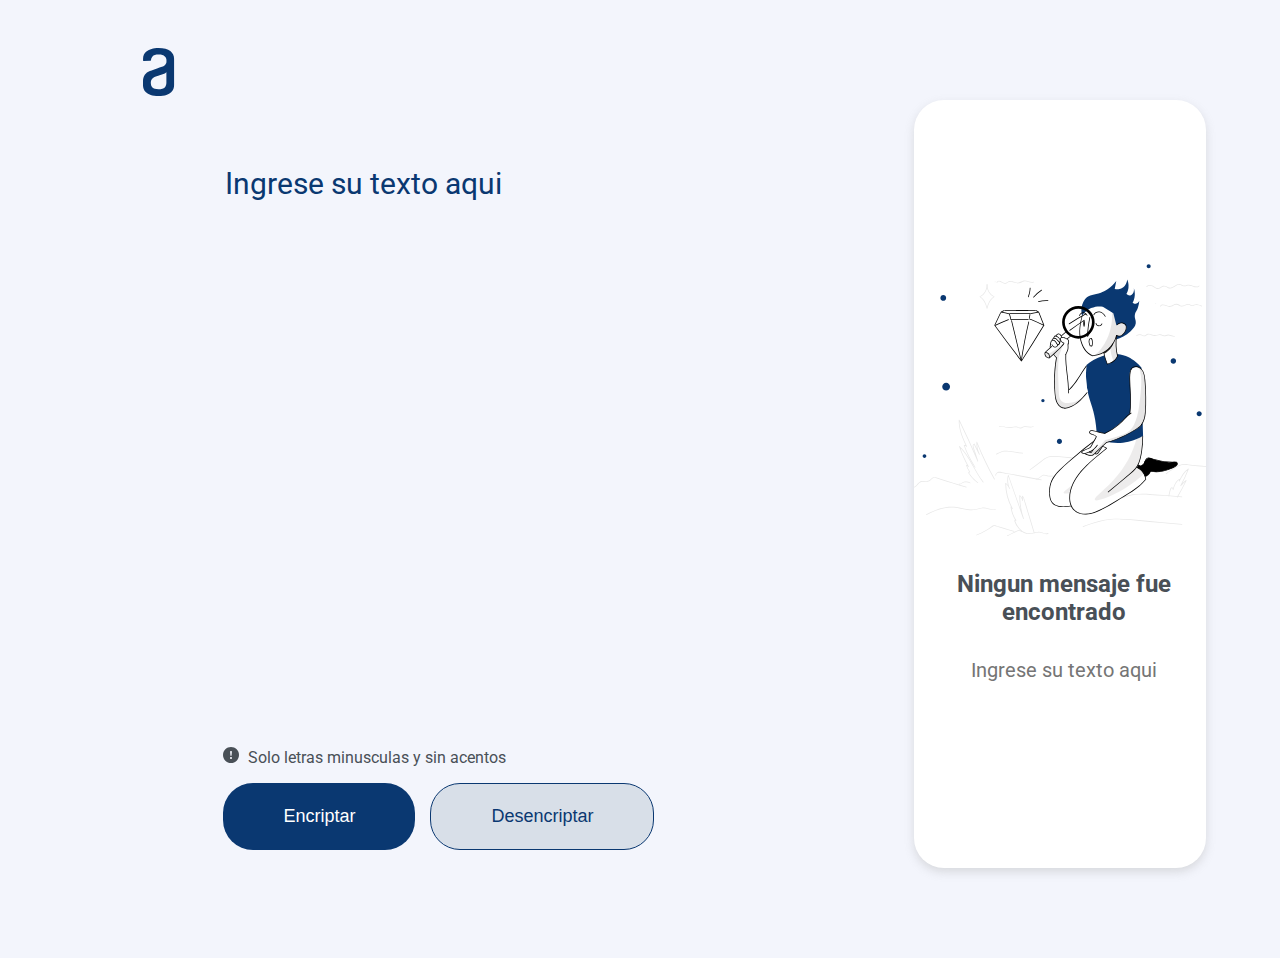
<file: Encriptador Desafio 01/index.html>
<!DOCTYPE html>
<html lang="en">

<head>
    <meta charset="UTF-8">
    <meta http-equiv="X-UA-Compatible" content="IE=edge">
    <meta name="viewport" content="width=device-width, initial-scale=1.0">

    <!-- Hojas de estilos -->
    <link rel="stylesheet" href="css/style.css"> <!-- General / Desktop -->
    <link rel="stylesheet" href="css/responsive.css"> <!-- Responsive -->

    <!-- javascript -->
    <script src="app.js"></script>

    <!-- Google Fonts -->
    <link rel="preconnect" href="https://fonts.googleapis.com">
    <link rel="preconnect" href="https://fonts.gstatic.com" crossorigin>
    <link href="https://fonts.googleapis.com/css2?family=Open+Sans:wght@400;600&family=Roboto:wght@100;300;400;700&display=swap" rel="stylesheet">  

    <link rel="icon" type="image/x-icon" href="assets/logo.svg">

    <title>Encriptador de Texto Alura Latam</title>
</head>

<body>
    <section>

        <!-- contenedor general de la app -->
        <div class="app">

            <!-- Logo Alura -->
            <img src="assets/logo.svg" alt="" class="app__img">

            <!-- contenedor de las funciones de la app -->
            <div class="app__text">
                
                <textarea 
                    title="textApp" name="" id="inputText" cols="50px" rows="20px" placeholder="Ingrese su texto aqui"></textarea>

                <!-- Contenedor para botones y Mensaje encriptado -->
                <div class="app__buttons">

                    <div class="info__imgp">

                        <img src="assets/icon.svg" alt="">
                        <p>Solo letras minusculas y sin acentos</p>

                    </div>

                    <!-- Botones -->
                    <div class="btn__container">

                        <button class="btn encriptar" onclick="encrypt()">Encriptar</button>
                        <button class="btn desencriptar" onclick="decrypt()">Desencriptar</button>

                    </div>

                    <!-- Mensaje encriptado -->
                    <div class="message" id="messageId">

                        <img id="messageImg" src="assets/muñeco.svg" alt="">

                        <h2 id="messageTitle">Ningun mensaje fue encontrado</h2>

                        <!-- <p>Ingresa el texto que deseas encriptar o desencriptar</p> -->

                        <textarea id="showMassage" title="textApp" name="" cols="50px" rows="15px" placeholder="Ingrese su texto aqui"></textarea>

                        
                        <button id="copiar" class="btn desencriptar" onclick="copiar()">Copiar</button> 
                    
                    </div><br><br>

                </div>
            </div>
        </div>

        <!-- Lorem ipsum dolor sit amet consectetur adipisicing elit. Sit labore molestiae eos doloremque architecto necessitatibus recusandae dignissimos beatae maiores, incidunt illum in! Quasi consequuntur unde doloribus ex, magnam tempore reprehenderit adipisci inventore, neque a enim. Dolorem ducimus non aperiam cupiditate architecto culpa molestias dolores explicabo neque voluptatem. Ex, inventore maiores. -->

    </section>
</body>
</html>
</file>
<file: Encriptador Desafio 01/css/style.css>
/* General / Desktop */
body {
    background-color: var(--azulClaro);
    font-family: 'Roboto', sans-serif;
    margin-bottom: 50px;
}

:root {
    --azulClaro:#F3F5FC;
    --azulDark:#0A3871;
    --azulClear:#D8DFE8;
    --textArea:#FFFFFF;
    --grayColor: #495057;
    --grayBold: #343A40;
    --roboto:'Roboto', sans-serif;
}



/* contenedor general de la app */
.app {
    /* border: 1px solid black; */
    width: 85%;
    height: 56.25rem;
    margin: 0 auto;
}



/* Logo Alura */
.app__img {
    margin: 2.5rem 0 0 2.5rem;
} 



/* contenedor de las funciones de la app */
.app__text {
    /* border: 1px solid black; */
    width: 85%;
    height: 48rem;
    margin: 0 auto;
    position: relative;
}

.app__text>textarea {
    background-color: transparent;
    margin: 4rem 0 5rem 2.5rem;
    border-style: none;
    resize: none;
    font-family: var(--roboto);
    font-size: 20px;
    color: var(--azulDark);
    outline: none;
    /* border: 2px solid black; */
    /*
    con esta propiedad quito el halo cuando el  text area esta activa 
     */
}

.app__text>textarea::placeholder {
    color: var(--azulDark);
    font-family: var(--roboto);
    font-weight: 400;
    font-size: 1.875rem;
}



/* Contenedor para botones y Mensaje encriptado */
.app__buttons {
    /* border: 1px solid black; */
    width: 45%;
    height: 8rem;
    margin-left: 2.5rem;
    color: var(--grayColor);
    font-family: var(--roboto);
}

.app__buttons p{
    display: inline-block;
    margin-left: 5px;
}



/* Botones */
.btn {
    padding: 1.375rem 3.75rem;
    border-radius: 30px;
    font-size: large;
    outline: none;
    cursor: pointer;
    transition: ease-in .2s;
}

.btn:hover {
    opacity: .9;
}

.btn:active {
    opacity: .7;
}

.encriptar {
    background-color: var(--azulDark);
    color:var(--textArea);
    border: 0;
}

.desencriptar {
    background-color: var(--azulClear);
    color: var(--azulDark);
    border: 1px solid var(--azulDark);;
    margin-left: .9375rem;
}



/* Mensaje encriptado */
.message {
    display: grid;
    align-content: center;
    justify-items: center;

    text-align: center;
    background-color: var(--textArea);
    width: 25%;
    height: 47.5rem;
    border-radius: 30px;
    position: absolute;
    top: 0;
    left: 80%;
    overflow: hidden;

    box-shadow: 0px 4px 10px rgba(152, 151, 151, .3);
}

.message img {
    width: 18.75rem;
    height: 18.75rem;
    margin-top: 150px;
    object-fit: contain;
    overflow: hidden;
}

.message button {
    margin-top: 40px;
    margin-bottom: 20px;
    display: none;
}

#showMassage {
    width: 80%;
    background-color: transparent;
    margin: 10px auto;
    border-style: none;
    resize: none;
    font-family: var(--roboto);
    font-size: 20px;
    text-align: center;
    color: var(--grayColor);
    outline: none;
    /* border: 2px solid black; */
    /*
    con esta propiedad quito el halo cuando el  text area esta activa 
     */
}
</file>
<file: Encriptador Desafio 01/css/responsive.css>
/* Responsive */

@media (max-width:1658px) {

    .message {
        width: 28%;
        height: 100%;
    }

}

@media (max-width:1421px) {

    .message {
        width: 32%;
    }
    
}

@media (max-width:1258px) {

    .message {
        width: 36%;
    }

}

@media (max-width:1354px) {

    .btn__container {
        display: flex ;
    }

}

@media (max-width:1123px) {

    .message {
        width: 38%;
    }

}

@media (max-width:1085px) {

    .app__text {
        height: 1000px;
    }
    
    .app__buttons {
        width: 100%;
        height: 400px;
        margin: 0 auto;
        color: var(--grayColor);
        font-family: var(--roboto);
    }
    
    .btn__container {
        display: flex;
        justify-content: space-evenly;
    }

    .btn {
        padding: 1.375rem 9rem;
    }

    .message {
        /* border: 1px solid red; */
       position: relative;
       left: 0;
       width: 100%;
       height: 150px;
       margin-top: 70px;
       overflow: hidden;
       box-shadow: 0px 4px 10px rgba(152, 151, 151, .3);
    }

    .message img {
        display: none;
    }

    #showMassage {
        margin-top: 15px;
    }

}

@media (max-width:1020px) {

    .btn {
        padding: 1.375rem 8.4rem;
    }

    #showMassage {
        margin-top: 15px;
    }

}

@media (max-width:980px) {

    .btn {
        padding: 1.375rem 7.5rem;
    }
    
}

@media (max-width:885px) {

    .btn {
        padding: 1.375rem 6.6rem;
    }

}

@media (max-width:805px) {

    .btn {
        padding: 1.375rem 6rem;
    }

    .app__text>textarea {
        /* border: 1px solid red; */
        background-color: transparent;
        margin: 0 1rem;
        /*
        con esta propiedad quito el halo cuando el  text area esta activa 
         */
    }

}

@media (max-width:750px) {

    .btn {
        padding: 1.375rem 5rem;
    }

    .app__text>textarea {
        /* border: 1px solid red; */
        background-color: transparent;
        margin: 5px 8px;
        width: 95%;
        /*
        con esta propiedad quito el halo cuando el  text area esta activa 
         */
    }

}

@media (max-width:685px) {

    .btn {
        padding: 1.375rem 4.5rem;
    }   

}

@media (max-width:620px) {

    .btn__container {
        display: grid;
        justify-content:center;
    }   

    .btn {
        padding: 1.375rem 9rem;
        margin: 15px 0;
    } 

    .message {
        width: 90%;
        padding: 3%;
        margin: 20px auto;
     }

}

@media (max-width:580px) {

    .app__buttons {
        height: 500px;
 
    }

    .message {
        width: 90%;
        padding: 3%;
        margin: 20px auto;
     }

}

@media (max-width:557px) {

    .btn {
        padding: 1.375rem 6rem;
        margin: 15px 0;
    } 

    .message {
        width: 90%;
        padding: 3%;
        margin: 20px auto;
     }

}

@media (max-width:414px) {

    .btn {
        padding: 1.375rem 5rem;
        margin: 15px 0;
    } 

    .info__imgp{
       display: flex;
    }

    .message {
        width: 90%;
        padding: 3%;
        margin: 20px auto;
     }
     
}

@media (max-width:408px) {

    .btn {
        padding: 1.375rem 5rem;
        margin: 15px 0;
    } 

    .info__imgp{
       display: flex;
    }

    .message {
        width: 90%;
        padding: 3%;
        margin: 20px auto;
     }
}

@media (max-width:375px) {
    .btn {
        padding: 1.375rem 4rem;
        margin: 15px 0;
    } 

    .message {
        width: 90%;
        padding: 3%;
        margin: 20px auto;
     }

}

@media (max-width:324px) {

    .app__buttons {
        height: 500px;
    }

    .btn {
        padding: 1.375rem 4rem;
        margin: 15px 0;
    } 

    .message {
        width: 100%;    
        padding: 3%;
        margin: 20px auto;
     }

     .info__imgp {
        display: flex;
     }
}
</file>
